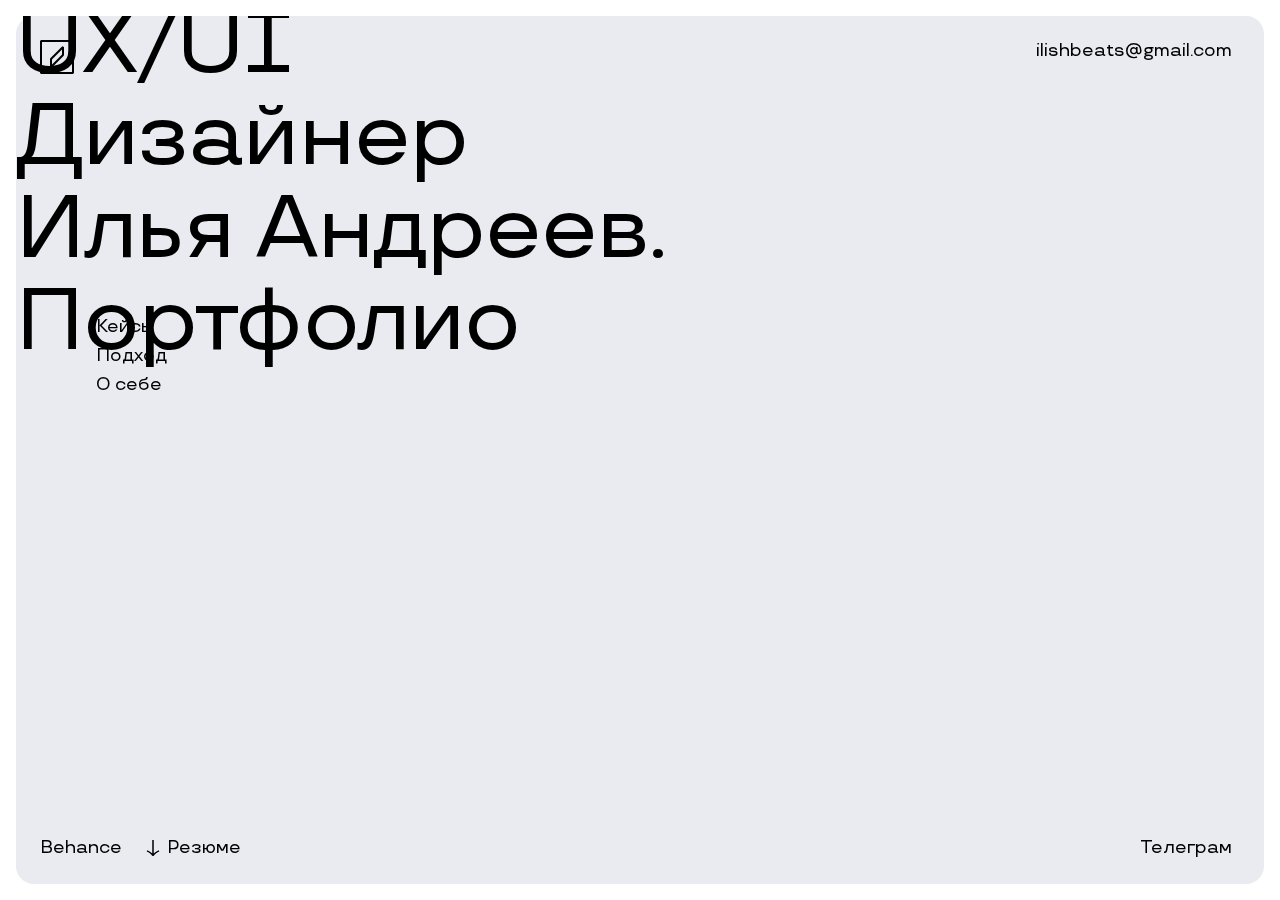
<file: index.html>
<!DOCTYPE html>
<html lang="en">
<head>
    <meta charset="UTF-8">
    <meta http-equiv="X-UA-Compatible" content="IE=edge">
    <meta name="viewport" content="width=device-width, initial-scale=1.0">
    <title>Document</title>
    <link rel="stylesheet" href="/css/style.css">
    <link rel="stylesheet" href="https://unpkg.com/aos@next/dist/aos.css">
    </head>
<body>
    <div class="bgwrapper">
    <div class="bgrect"></div>
    </div>
    <div class="filltop"></div>
    <div class="fillbottom"></div>
    <header>
        <a href="/index.html" class="logo">
        <svg width="34" height="34" viewBox="0 0 34 34" fill="none" xmlns="http://www.w3.org/2000/svg">
        <path d="M1 1H33V33H1V1Z" stroke="black" stroke-width="2" stroke-linejoin="bevel"/>
        <path d="M23 15L11 27V19L23 7V15Z" stroke="black" stroke-width="2" stroke-linejoin="bevel"/>
        </svg>
        </a>
        <a href="#" class="email link">ilishbeats@gmail.com</a>
    </header>

    
    <div  class="container">
        <ul class="navigation">
            <li class="navigation-item">
                <a href="/cases.html" class="link">Кейсы</a>
            </li>
            <li class="navigation-item">
                <a href="#" class="link">Подход</a>
            </li>
            <li class="navigation-item">
                <a href="#" class="link">О себе</a>
            </li>
        </ul>
        <div class="cardslist">
            <div class="big-text">
                UX/UI Дизайнер <br>
                Илья Андреев.<br>
                Портфолио
            </div>
        </div>
    </div>
    <footer>
        <div class="linksleft">
            <a href="#" class="behance link">Behance</a>
            <a href="#" class="icon-link">
                <div class="icontext">
                    <div class="icon">
                        <svg width="14" height="16" viewBox="0 0 14 16" fill="none" xmlns="http://www.w3.org/2000/svg">
                            <path d="M7 15.5L6.41351 15.9675H7.58649L7 15.5ZM7.75 15.5V0H6.25V15.5H7.75ZM7.58649 15.0325C5.80603 12.7988 3.91415 11.3339 1.30574 10.1694L0.694262 11.5391C3.0834 12.6057 4.78272 13.9215 6.41351 15.9675L7.58649 15.0325ZM12.6943 10.1694C10.0859 11.3339 8.19397 12.7988 6.41351 15.0325L7.58649 15.9675C9.21728 13.9215 10.9166 12.6057 13.3057 11.5391L12.6943 10.1694Z" fill="black"/>
                        </svg>
                    </div>
                    <div class="link">Резюме</div>
                </div>
            </a>
        </div>

        <a href="#" class="tg link">Телеграм</a>
    </footer>
    
<script type="text/javascript" src="/js/jquery-3.6.0.min.js"></script>  
<script type="text/javascript" src="/js/tilt.jquery.min.js"></script>
<script type="text/javascript">
    $(document).ready(function(){
        $('.card').tilt({
    scale: 1.08
        })
    })
</script>
<script src="https://unpkg.com/aos@next/dist/aos.js"></script>
<script>
  AOS.init();
</script>
</body>
</html>
</file>
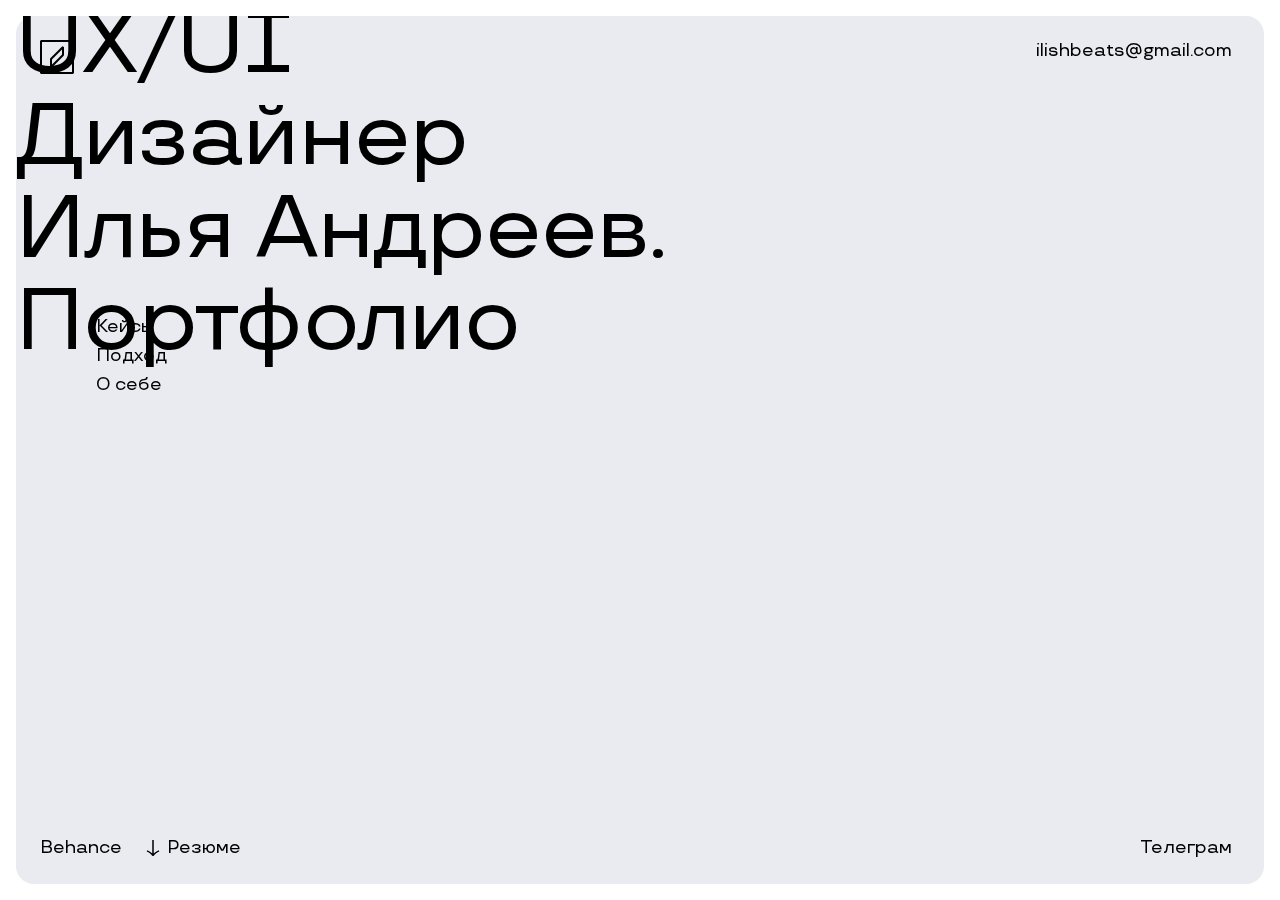
<file: Old/index.html>
<!DOCTYPE html>
<html lang="en">

<head>
    <meta charset="UTF-8">
    <meta http-equiv="X-UA-Compatible" content="IE=edge">
    <meta name="viewport" content="width=device-width, initial-scale=1.0">
    <title>Document</title>
    <link rel="stylesheet" href="/css/style.css">
    <link rel="stylesheet" href="https://unpkg.com/aos@next/dist/aos.css">
</head>

<body>
    <div class="bgwrapper">
        <div class="bgrect"></div>
    </div>
    <div class="filltop"></div>
    <div class="fillbottom"></div>
    <header>
        <a href="/index.html" class="logo">
            <svg width="34" height="34" viewBox="0 0 34 34" fill="none" xmlns="http://www.w3.org/2000/svg">
        <path d="M1 1H33V33H1V1Z" stroke="black" stroke-width="2" stroke-linejoin="bevel"/>
        <path d="M23 15L11 27V19L23 7V15Z" stroke="black" stroke-width="2" stroke-linejoin="bevel"/>
        </svg>
        </a>
        <a href="#" class="email link">ilishbeats@gmail.com</a>
    </header>


    <div class="container">
        <ul class="navigation">
            <li class="navigation-item">
                <a href="/cases.html" class="link">Кейсы</a>
            </li>
            <li class="navigation-item">
                <a href="#" class="link">Подход</a>
            </li>
            <li class="navigation-item">
                <a href="#" class="link">О себе</a>
            </li>
        </ul>
        <div class="cardslist">
            <div class="big-text">
                UX/UI Дизайнер <br> Илья Андреев.<br> Портфолио
            </div>
        </div>
    </div>
    <footer>
        <div class="linksleft">
            <a href="#" class="behance link">Behance</a>
            <a href="#" class="icon-link">
                <div class="icontext">
                    <div class="icon">
                        <svg width="14" height="16" viewBox="0 0 14 16" fill="none" xmlns="http://www.w3.org/2000/svg">
                            <path d="M7 15.5L6.41351 15.9675H7.58649L7 15.5ZM7.75 15.5V0H6.25V15.5H7.75ZM7.58649 15.0325C5.80603 12.7988 3.91415 11.3339 1.30574 10.1694L0.694262 11.5391C3.0834 12.6057 4.78272 13.9215 6.41351 15.9675L7.58649 15.0325ZM12.6943 10.1694C10.0859 11.3339 8.19397 12.7988 6.41351 15.0325L7.58649 15.9675C9.21728 13.9215 10.9166 12.6057 13.3057 11.5391L12.6943 10.1694Z" fill="black"/>
                        </svg>
                    </div>
                    <div class="link">Резюме</div>
                </div>
            </a>
        </div>

        <a href="#" class="tg link">Телеграм</a>
    </footer>

    <script type="text/javascript" src="/js/jquery-3.6.0.min.js"></script>
    <script type="text/javascript" src="/js/tilt.jquery.min.js"></script>
    <script type="text/javascript">
        $(document).ready(function() {
            $('.card').tilt({
                scale: 1.08
            })
        })
    </script>
    <script src="https://unpkg.com/aos@next/dist/aos.js"></script>
    <script>
        AOS.init();
    </script>
</body>

</html>
</file>
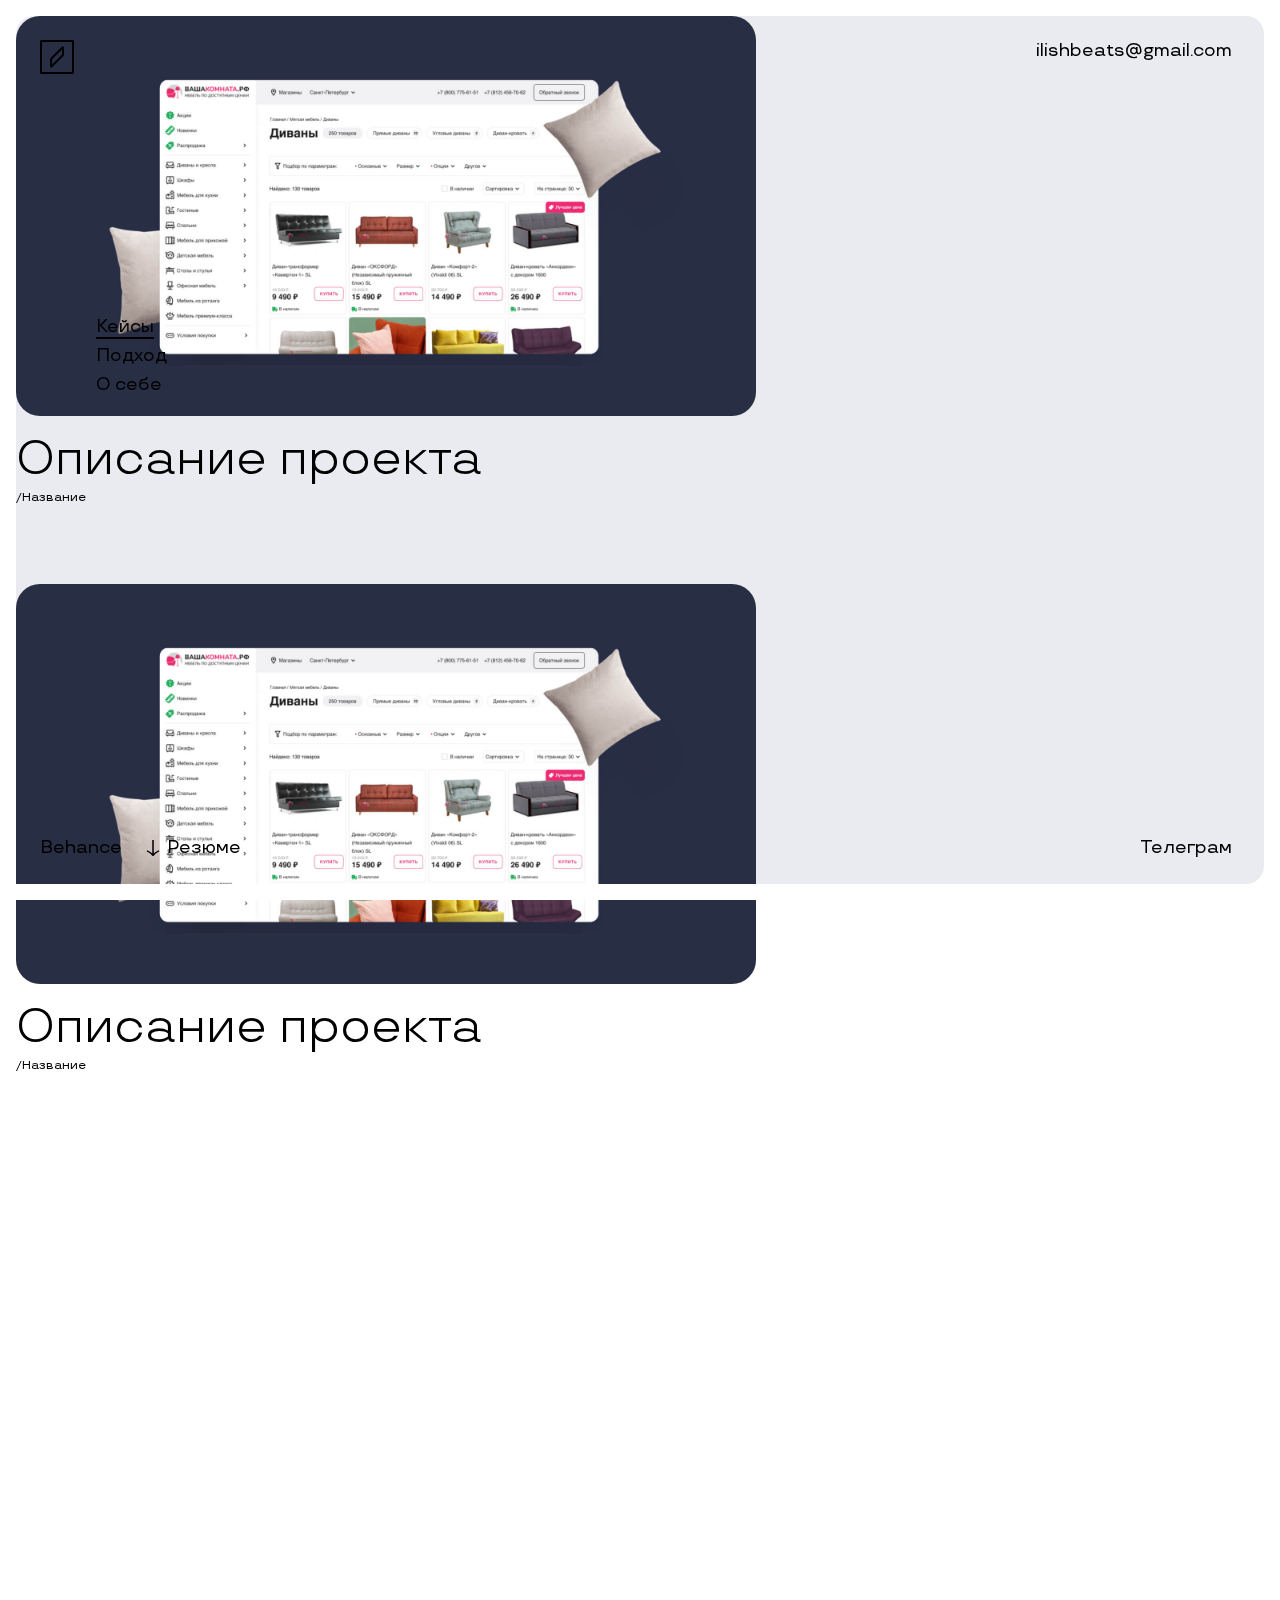
<file: cases.html>
<!DOCTYPE html>
<html lang="en">

<head>
    <meta charset="UTF-8">
    <meta http-equiv="X-UA-Compatible" content="IE=edge">
    <meta name="viewport" content="width=device-width, initial-scale=1.0">
    <title>Document</title>
    <link rel="stylesheet" href="/css/style.css">
    <link rel="stylesheet" href="https://unpkg.com/aos@next/dist/aos.css">
</head>

<body>
    <div class="bgwrapper">
        <div class="bgrect"></div>
    </div>
    <div class="filltop"></div>
    <div class="fillbottom"></div>
    <header>
        <a href="/index.html" class="logo">
            <svg width="34" height="34" viewBox="0 0 34 34" fill="none" xmlns="http://www.w3.org/2000/svg">
        <path d="M1 1H33V33H1V1Z" stroke="black" stroke-width="2" stroke-linejoin="bevel"/>
        <path d="M23 15L11 27V19L23 7V15Z" stroke="black" stroke-width="2" stroke-linejoin="bevel"/>
        </svg>
        </a>
        <a href="#" class="email link">ilishbeats@gmail.com</a>
    </header>

    <div class="header-mob" data-dropdown-menu="parent">
        <div class="row">
            <a href="/index.html" class="logo-mob">
                <svg width="34" height="34" viewBox="0 0 34 34" fill="none" xmlns="http://www.w3.org/2000/svg">
                <path d="M1 1H33V33H1V1Z" stroke="black" stroke-width="2" stroke-linejoin="bevel"/>
                <path d="M23 15L11 27V19L23 7V15Z" stroke="black" stroke-width="2" stroke-linejoin="bevel"/>
                </svg>
            </a>
            <div class="nav-mob" data-dropdown-menu="btn">
                <svg xmlns="http://www.w3.org/2000/svg" width="34" height="34" viewBox="0 0 34 34" fill="none">
                    <path d="M0 11H34V13H0V11Z" fill="black"/>
                    <path d="M8 21H34V23H8V21Z" fill="black"/>
                </svg>
            </div>
        </div>
        <div class="menu" data-dropdown-menu="menu">
            <div class="column mt-40">
                <div class="menu-row">
                    <a href="" class="link link-mob active">Кейсы</a>
                </div>
                <div class="menu-row mt-10">
                    <a href="" class="link link-mob">Подход</a>
                </div>

                <div class="menu-row mt-10">
                    <a href="" class="link link-mob">О себе</a>
                </div>

            </div>

            <div class="column mt-40">
                <a href="" class="link link-mob">Behance</a>
                <a href="#" class="icon-link link-mob mt-10">
                    <div class="icontext">
                        <div class="icon-dl-mob">
                            <svg xmlns="http://www.w3.org/2000/svg" width="22" height="27" viewBox="0 0 22 27" fill="none">
                                <path d="M11 25.8333L9.90522 26.7059L12.0948 26.7059L11 25.8333ZM12.4 25.8333V0H9.6V25.8333H12.4ZM12.0948 24.9607C9.11238 21.219 5.93999 18.7627 1.57071 16.8121L0.429289 19.3689C4.38926 21.1367 7.2022 23.3147 9.90522 26.7059L12.0948 24.9607ZM20.4293 16.8121C16.06 18.7627 12.8876 21.219 9.90522 24.9607L12.0948 26.7059C14.7978 23.3147 17.6107 21.1367 21.5707 19.3689L20.4293 16.8121Z" fill="black"/>
                            </svg>
                        </div>
                        <div class="link">Резюме</div>
                    </div>
                </a>
            </div>

            <div class="column mt-40">
                <a href="" class="link link-mob">ilishbeats@gmail.com</a>
                <a href="" class="link link-mob mt-10">Телеграм</a>
            </div>
        </div>



    </div>

    <div class="container">
        <ul class="navigation">
            <li class="navigation-item">
                <a class="link active">Кейсы</a>
            </li>
            <li class="navigation-item">
                <a href="#" class="link">Подход</a>
            </li>
            <li class="navigation-item">
                <a href="#" class="link">О себе</a>
            </li>
        </ul>

        <div class="heading">
            <h1>Кейсы</h1>
        </div>

        <ul class="cardslist">
            <li class="card" data-aos="fade" data-aos-delay="50" data-aos-duration="1000">
                <a href="#" class="portfolio-link">
                    <div class="cover" data-tilt data-tilt-perspective="2000" data-tilt-speed="1000">
                        <picture>
                            <img src="/img/yourroom-cover.jpg" class="cover-img" alt="cover">
                        </picture>
                        <div class="ext-arrow">
                            <svg width="74" height="74" viewBox="0 0 74 74" fill="none" xmlns="http://www.w3.org/2000/svg">
                                <g filter="url(#filter0_d)">
                                <path d="M5 5H69M69 5V69M69 5L5 69" stroke="white" stroke-width="2"/>
                                </g>
                                <defs>
                                <filter id="filter0_d" x="0.292969" y="0" width="73.7071" height="73.7071" filterUnits="userSpaceOnUse" color-interpolation-filters="sRGB">
                                <feFlood flood-opacity="0" result="BackgroundImageFix"/>
                                <feColorMatrix in="SourceAlpha" type="matrix" values="0 0 0 0 0 0 0 0 0 0 0 0 0 0 0 0 0 0 127 0" result="hardAlpha"/>
                                <feOffset/>
                                <feGaussianBlur stdDeviation="2"/>
                                <feComposite in2="hardAlpha" operator="out"/>
                                <feColorMatrix type="matrix" values="0 0 0 0 0 0 0 0 0 0 0 0 0 0 0 0 0 0 0.1 0"/>
                                <feBlend mode="normal" in2="BackgroundImageFix" result="effect1_dropShadow"/>
                                <feBlend mode="normal" in="SourceGraphic" in2="effect1_dropShadow" result="shape"/>
                                </filter>
                                </defs>
                            </svg>
                        </div>
                    </div>
                    <h3> Описание проекта</h3>
                    <div class="smalltext">/Название</div>
                </a>
            </li>

            <li class="card" data-aos="fade" data-aos-delay="300" data-aos-duration="1000" data-aos-anchor-placement="top-bottom">
                <a href="#" class="portfolio-link">
                    <div class="cover" data-tilt data-tilt-perspective="2000" data-tilt-speed="1000">
                        <picture>
                            <img src="/img/yourroom-cover.jpg" class="cover-img" alt="cover">
                        </picture>
                        <div class="ext-arrow">
                            <svg width="74" height="74" viewBox="0 0 74 74" fill="none" xmlns="http://www.w3.org/2000/svg">
                                <g filter="url(#filter0_d)">
                                <path d="M5 5H69M69 5V69M69 5L5 69" stroke="white" stroke-width="2"/>
                                </g>
                                <defs>
                                <filter id="filter0_d" x="0.292969" y="0" width="73.7071" height="73.7071" filterUnits="userSpaceOnUse" color-interpolation-filters="sRGB">
                                <feFlood flood-opacity="0" result="BackgroundImageFix"/>
                                <feColorMatrix in="SourceAlpha" type="matrix" values="0 0 0 0 0 0 0 0 0 0 0 0 0 0 0 0 0 0 127 0" result="hardAlpha"/>
                                <feOffset/>
                                <feGaussianBlur stdDeviation="2"/>
                                <feComposite in2="hardAlpha" operator="out"/>
                                <feColorMatrix type="matrix" values="0 0 0 0 0 0 0 0 0 0 0 0 0 0 0 0 0 0 0.1 0"/>
                                <feBlend mode="normal" in2="BackgroundImageFix" result="effect1_dropShadow"/>
                                <feBlend mode="normal" in="SourceGraphic" in2="effect1_dropShadow" result="shape"/>
                                </filter>
                                </defs>
                            </svg>
                        </div>
                    </div>
                    <h3> Описание проекта</h3>
                    <div class="smalltext">/Название</div>
                </a>
            </li>

            <li class="card" data-aos="fade-up" data-aos-anchor-placement="center-bottom" data-aos-duration="800">
                <a href="#" class="portfolio-link">
                    <div class="cover" data-tilt data-tilt-perspective="2000" data-tilt-speed="1000">
                        <picture>
                            <img src="/img/yourroom-cover.jpg" class="cover-img" alt="cover">
                        </picture>
                        <div class="ext-arrow">
                            <svg width="74" height="74" viewBox="0 0 74 74" fill="none" xmlns="http://www.w3.org/2000/svg">
                                <g filter="url(#filter0_d)">
                                <path d="M5 5H69M69 5V69M69 5L5 69" stroke="white" stroke-width="2"/>
                                </g>
                                <defs>
                                <filter id="filter0_d" x="0.292969" y="0" width="73.7071" height="73.7071" filterUnits="userSpaceOnUse" color-interpolation-filters="sRGB">
                                <feFlood flood-opacity="0" result="BackgroundImageFix"/>
                                <feColorMatrix in="SourceAlpha" type="matrix" values="0 0 0 0 0 0 0 0 0 0 0 0 0 0 0 0 0 0 127 0" result="hardAlpha"/>
                                <feOffset/>
                                <feGaussianBlur stdDeviation="2"/>
                                <feComposite in2="hardAlpha" operator="out"/>
                                <feColorMatrix type="matrix" values="0 0 0 0 0 0 0 0 0 0 0 0 0 0 0 0 0 0 0.1 0"/>
                                <feBlend mode="normal" in2="BackgroundImageFix" result="effect1_dropShadow"/>
                                <feBlend mode="normal" in="SourceGraphic" in2="effect1_dropShadow" result="shape"/>
                                </filter>
                                </defs>
                            </svg>
                        </div>
                    </div>
                    <h3> Описание проекта</h3>
                    <div class="smalltext">/Название</div>
                </a>
            </li>

            <li class="card" data-aos="fade-up" data-aos-anchor-placement="center-bottom" data-aos-duration="800">
                <a href="#" class="portfolio-link">
                    <div class="cover" data-tilt data-tilt-perspective="2000" data-tilt-speed="1000">
                        <picture>
                            <img src="/img/yourroom-cover.jpg" class="cover-img" alt="cover">
                        </picture>
                        <div class="ext-arrow">
                            <svg width="74" height="74" viewBox="0 0 74 74" fill="none" xmlns="http://www.w3.org/2000/svg">
                                <g filter="url(#filter0_d)">
                                <path d="M5 5H69M69 5V69M69 5L5 69" stroke="white" stroke-width="2"/>
                                </g>
                                <defs>
                                <filter id="filter0_d" x="0.292969" y="0" width="73.7071" height="73.7071" filterUnits="userSpaceOnUse" color-interpolation-filters="sRGB">
                                <feFlood flood-opacity="0" result="BackgroundImageFix"/>
                                <feColorMatrix in="SourceAlpha" type="matrix" values="0 0 0 0 0 0 0 0 0 0 0 0 0 0 0 0 0 0 127 0" result="hardAlpha"/>
                                <feOffset/>
                                <feGaussianBlur stdDeviation="2"/>
                                <feComposite in2="hardAlpha" operator="out"/>
                                <feColorMatrix type="matrix" values="0 0 0 0 0 0 0 0 0 0 0 0 0 0 0 0 0 0 0.1 0"/>
                                <feBlend mode="normal" in2="BackgroundImageFix" result="effect1_dropShadow"/>
                                <feBlend mode="normal" in="SourceGraphic" in2="effect1_dropShadow" result="shape"/>
                                </filter>
                                </defs>
                            </svg>
                        </div>
                    </div>
                    <h3> Описание проекта</h3>
                    <div class="smalltext">/Название</div>
                </a>
            </li>

        </ul>
    </div>
    <footer>
        <div class="linksleft">
            <a href="#" class="behance link">Behance</a>
            <a href="#" class="icon-link">
                <div class="icontext">
                    <div class="icon">
                        <svg width="14" height="16" viewBox="0 0 14 16" fill="none" xmlns="http://www.w3.org/2000/svg">
                            <path d="M7 15.5L6.41351 15.9675H7.58649L7 15.5ZM7.75 15.5V0H6.25V15.5H7.75ZM7.58649 15.0325C5.80603 12.7988 3.91415 11.3339 1.30574 10.1694L0.694262 11.5391C3.0834 12.6057 4.78272 13.9215 6.41351 15.9675L7.58649 15.0325ZM12.6943 10.1694C10.0859 11.3339 8.19397 12.7988 6.41351 15.0325L7.58649 15.9675C9.21728 13.9215 10.9166 12.6057 13.3057 11.5391L12.6943 10.1694Z" fill="black"/>
                        </svg>
                    </div>
                    <div class="link">Резюме</div>
                </div>
            </a>
        </div>

        <a href="#" class="tg link">Телеграм</a>
    </footer>

    <script type="text/javascript" src="/js/jquery-3.6.0.min.js"></script>
    <script type="text/javascript" src="/js/tilt.jquery.min.js"></script>
    <script type="text/javascript" src="/js/script.js"></script>
    <script src="https://unpkg.com/aos@next/dist/aos.js"></script>
    <script>
        AOS.init();
    </script>
</body>

</html>
</file>
<file: css/style.css>
@font-face {
    font-family: 'TT Travels';
    src: url('/fonts/TTTravels-Medium.woff2') format('woff2'), url('/fonts/TTTravels-Medium.woff') format('woff');
    font-weight: 500;
    font-style: normal;
    font-display: swap;
}

@font-face {
    font-family: 'TT Travels';
    src: url('/fonts/TTTravels-Regular.woff2') format('woff2'), url('/fonts/TTTravels-Regular.woff') format('woff');
    font-weight: 400;
    font-style: normal;
    font-display: swap;
}

body,
html {
    padding: 0px;
    margin: 0;
    box-sizing: border-box;
    font-family: TT Hoves, TT Travels, Inter, Helvetica, Arial, sans-serif;
    font-size: 18px;
    font-weight: 500;
}

.bgwrapper {
    padding: 16px;
    width: 100%;
    height: 100vh;
    z-index: -20;
    position: fixed;
    box-sizing: border-box;
}

@media (max-width: 1024px) {
    .bgwrapper {
        padding: 0px;
    }
}

.bgrect {
    background-color: #E9EBF0;
    border-radius: 18px;
    width: 100%;
    height: 100%;
}

@media (max-width: 1024px) {
    .bgrect {
        border-radius: 0px;
    }
}

.filltop {
    width: 100%;
    height: 16px;
    background-color: white;
    position: fixed;
    top: 0px;
    z-index: 999;
}

@media (max-width: 1024px) {
    .filltop {
        height: 8px;
        display: none;
    }
}

.fillbottom {
    width: 100%;
    height: 16px;
    background-color: white;
    position: fixed;
    bottom: 0px;
    z-index: 999;
}

@media (max-width: 1025px) {
    .fillbottom {
        height: 8px;
        display: none;
    }
}

@media (max-width: 1025px) {
    header {
        display: none;
    }
}

.header-mob {
    position: fixed;
    top: 0;
    left: 0;
    width: calc(100% + -16px);
    transition: all .3s ease;
    display: flex;
    padding: 12px;
    justify-content: flex-start;
    align-items: center;
    box-sizing: border-box;
    background: white;
    border-radius: 12px;
    margin: 8px;
    z-index: 20;
    flex-direction: column;
}

@media(min-width: 1025px) {
    .header-mob {
        display: none;
    }
}

.header-mob.out {
    transform: translateY(-120%);
}

.nav-mob {
    display: flex;
}

footer {}

@media (max-width: 1024px) {
    footer {
        display: none;
    }
}

.container {
    box-sizing: border-box;
    padding: 16px;
    display: flex;
    max-width: 1340px;
    margin: auto;
}

@media (max-width: 1024px) {
    .container {
        padding: 16px;
        display: flex;
        flex-direction: column;
        justify-content: flex-start;
    }
}

.navigation {
    position: fixed;
    display: flex;
    height: 200px;
    flex-direction: column;
    align-items: flex-start;
    margin-top: calc((100vh + -300px)/2);
    z-index: 100;
    list-style-type: none;
    padding-inline-start: 80px;
}

@media (max-width: 1024px) {
    .navigation {
        display: none;
    }
}

.navigation-item:not(:last-child) {
    margin-bottom: 8px;
}

.contentwrapper {
    overflow: hidden;
}

.cardslist {
    box-sizing: border-box;
    display: flex;
    justify-content: flex-start;
    align-items: start;
    width: 100%;
    flex-direction: column;
    margin-top: 0;
    margin-bottom: 0;
    padding-left: 0;
    list-style-type: none;
}

@media (max-width: 640px) {
    .cardslist {
        margin-top: 0;
        margin-bottom: 64px;
        padding: 0px;
    }
}

.card {
    margin-bottom: 80px;
    width: 740px;
}

@media (max-width: 640px) {
    .card {
        width: 100%;
        margin-bottom: 40px;
    }
}

.cover {
    width: 740px;
    height: 400px;
    position: relative;
    overflow: hidden;
    border-radius: 24px;
    background-color: blanchedalmond;
    box-sizing: border-box;
}

@media (min-width: 1600px) {
    .cover {
        width: 900px;
        height: 480px;
    }
}

@media (max-width: 640px) {
    .cover {
        width: 100%;
        height: px;
        border-radius: 12px;
    }
}

@media (max-width: 480px) {
    .cover {
        width: 100%;
        height: 240px;
        border-radius: 12px;
    }
}

@media (max-width: 360px) {
    .cover {
        width: 100%;
        height: 200px;
        border-radius: 12px;
    }
}

.cover-img {
    object-fit: cover;
    width: 100%;
    height: 100%;
}

.portfolio-link {
    text-decoration: none;
}

.cardtitle {
    font-size: 40px;
    position: absolute;
    color: white;
    left: 50%;
    top: 50%;
    transform: translate(-50%, -50%);
}

.ext-arrow {
    position: absolute;
    color: white;
    left: 20px;
    bottom: 20px;
    /*display: none;*/
    opacity: 0;
}

.card:hover .ext-arrow {
    /*display:block;*/
    opacity: 1;
    transition: opacity .3s;
    transition-timing-function: ease-in-out;
}

@media(max-width: 640px) {
    .ext-arrow {
        position: absolute;
        color: white;
        left: 20px;
        bottom: 20px;
        opacity: 100;
    }
}

.logo {
    position: fixed;
    top: 40px;
    left: 40px;
    z-index: 20;
}

.logo-mob {
    width: 34px;
    height: 34px;
}

.email {
    position: fixed;
    top: 40px;
    right: 48px;
}

@media (max-width: 640px) {
    .email {
        display: none;
    }
}

.linksleft {
    display: flex;
    position: fixed;
    bottom: 40px;
    left: 40px;
    z-index: 100;
}

.icontext {
    display: flex;
    align-items: flex-start;
}

.icon {
    width: 21px;
    height: 21px;
    display: flex;
    align-content: center;
    flex-direction: row;
    align-items: center;
    justify-content: center;
    margin-right: 4px;
}

.icon-dl-mob {
    width: 39px;
    height: 39px;
    display: flex;
    align-content: center;
    flex-direction: row;
    align-items: center;
    justify-content: center;
    margin-right: 0px;
    margin-left: -6px;
}

.behance {
    margin-right: 20px;
}

.tg {
    position: fixed;
    bottom: 40px;
    right: 48px;
}

.link {
    color: black;
    text-decoration: none;
    z-index: 20;
    border-bottom: 2px solid rgba(0, 0, 0, 0);
}

.link-mob {
    font-size: 32px;
    font-weight: 500;
}

.link:hover {
    border-bottom: 2px solid rgba(0, 0, 0, 1);
    transition: border-bottom 0.3s cubic-bezier(0.25, 1, 0.5, 1);
}

.link.active {
    border-bottom: 2px solid rgba(0, 0, 0, 1);
}

.icon-link {
    color: black;
    text-decoration: none;
    z-index: 20;
}

.icon-link:hover .link {
    border-bottom: 2px solid rgba(0, 0, 0, 1);
    transition: border-bottom 0.3s cubic-bezier(0.25, 1, 0.5, 1);
}

.download {
    background: url(/icons/download-icon.svg) no-repeat 0 5px;
    padding-left: 15px;
}

.big-text {
    font-size: 88px;
    margin-top: -16px;
    line-height: 105%;
    letter-spacing: -0.01em;
    max-width: 700px;
    /* font-size: 110px;
    margin-top: -16px; */
}

.heading {
    margin-top: 100px;
    margin-bottom: 40px;
}

@media (min-width: 640px) {
    .heading {
        display: none;
    }
}

h1 {
    font-size: 80px;
    line-height: 100%;
    font-weight: 400;
    margin: 0 0 8px 0;
    text-decoration: none;
    color: rgb(0, 0, 0);
}

h3 {
    font-size: 48px;
    line-height: 100%;
    font-weight: 400;
    margin: 20px 0 8px 0;
    text-decoration: none;
    color: black;
}

@media (max-width: 640px) {
    h3 {
        font-size: 32px;
        margin: 12px 0 8px 0;
    }
}

.portfolio-link:hover h3 {
    color: rgba(0, 0, 0, 0.7);
}

.smalltext {
    font-size: 12px;
    line-height: 100%;
    color: black;
}

.row {
    width: 100%;
    display: flex;
    flex-direction: row;
    justify-content: space-between;
}

.column {
    width: 100%;
    display: flex;
    flex-direction: column;
    justify-content: space-between;
}

.menu {
    max-height: 0;
    overflow: hidden;
    transition: max-height .5s;
    transition-timing-function: cubic-bezier(0.7, 0.01, 0.4, 0.99);
    width: 100%;
}

.menu.open {
    max-height: 100%;
}

.mt-40 {
    margin-top: 40px;
}

.mt-10 {
    margin-top: 10px;
}


/*.portfolio-link:hover .cover {
    transform: scale(1.06);
    transition: transform .4s,-webkit-transform .4s,-moz-transform .4s,-o-transform .4s;
    transition-timing-function: cubic-bezier(.02,.75,.13,.89);
}*/


/*.card:hover {
    transform: scale(.97);
    transition: transform .4s,-webkit-transform .4s,-moz-transform .4s,-o-transform .4s;
}*/

transition: transform .4s,
-webkit-transform .4s,
-moz-transform .4s,
-o-transform .4s;

}
*/
</file>
